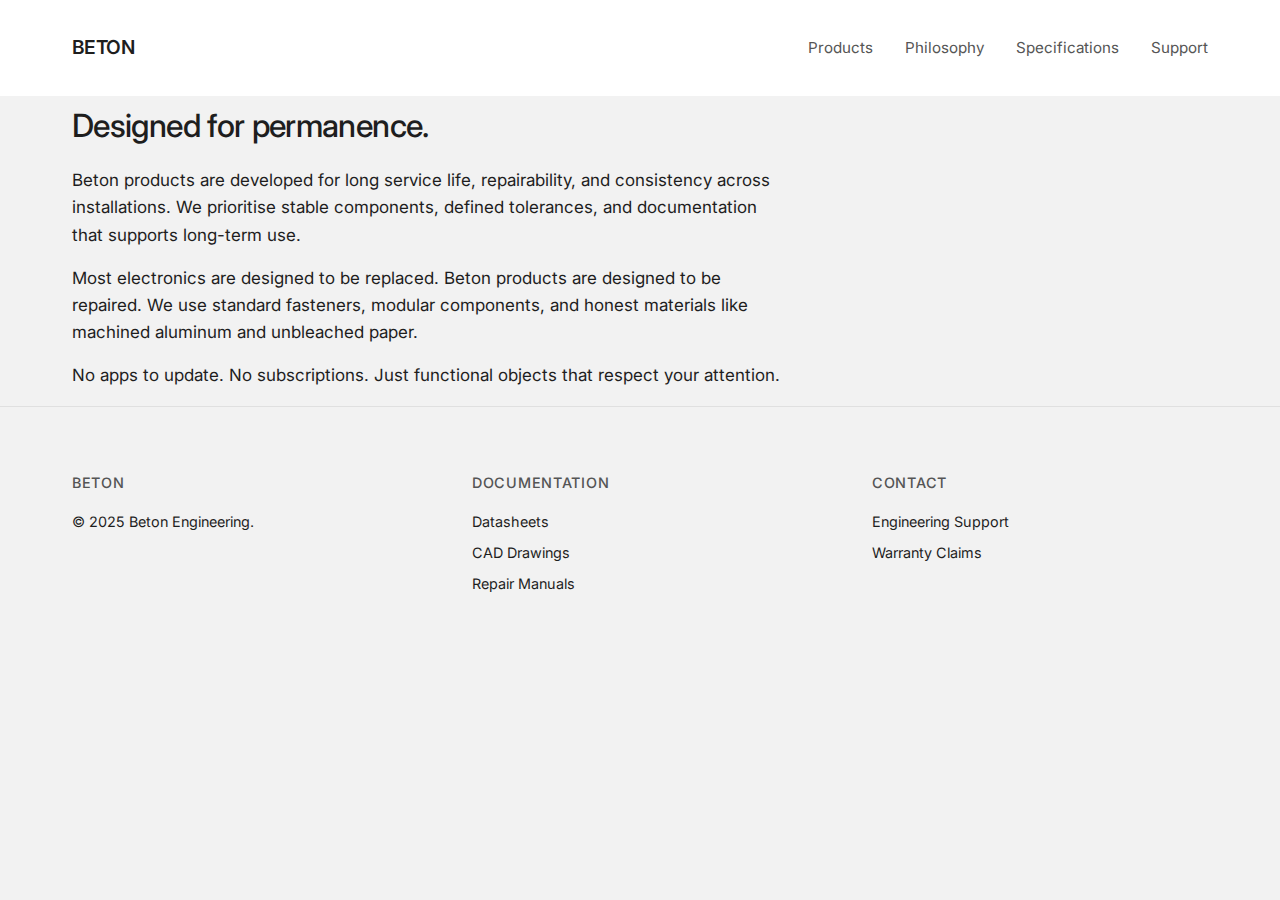
<file: philosophy.html>
<!DOCTYPE html>
<html lang="en">
<head>
    <meta charset="UTF-8">
    <meta name="viewport" content="width=device-width, initial-scale=1.0">
    <title>Philosophy | Beton</title>
    <meta name="description" content="Beton products are developed for long service life, repairability, and consistency.">
    
    <!-- Fonts: Inter -->
    <link rel="preconnect" href="https://fonts.googleapis.com">
    <link rel="preconnect" href="https://fonts.gstatic.com" crossorigin>
    <link href="https://fonts.googleapis.com/css2?family=Inter:wght@300;400;500;600&display=swap" rel="stylesheet">
    
    <!-- Styles -->
    <link rel="stylesheet" href="assets/css/style.css">
</head>
<body>

    <!-- Navigation -->
    <header class="site-header">
        <div class="container">
            <a href="index.html" class="brand-logo">BETON</a>
            <nav class="site-nav">
                <ul>
                    <li><a href="products.html">Products</a></li>
                    <li><a href="philosophy.html">Philosophy</a></li>
                    <li><a href="specifications.html">Specifications</a></li>
                    <li><a href="support.html">Support</a></li>
                </ul>
            </nav>
        </div>
    </header>

    <!-- Philosophy -->
    <section class="section-philosophy">
        <div class="container">
            <div class="content-block">
                <h2>Designed for permanence.</h2>
                <p>Beton products are developed for long service life, repairability, and consistency across installations. We prioritise stable components, defined tolerances, and documentation that supports long-term use.</p>
                <p>Most electronics are designed to be replaced. Beton products are designed to be repaired. We use standard fasteners, modular components, and honest materials like machined aluminum and unbleached paper.</p>
                <p>No apps to update. No subscriptions. Just functional objects that respect your attention.</p>
            </div>
        </div>
    </section>

    <!-- Footer -->
    <footer class="site-footer">
        <div class="container">
            <div class="footer-col">
                <h3>BETON</h3>
                <p class="copyright">&copy; 2025 Beton Engineering.</p>
            </div>
            <div class="footer-col">
                <h4>Documentation</h4>
                <ul>
                    <li><a href="#">Datasheets</a></li>
                    <li><a href="#">CAD Drawings</a></li>
                    <li><a href="#">Repair Manuals</a></li>
                </ul>
            </div>
            <div class="footer-col">
                <h4>Contact</h4>
                <ul>
                    <li><a href="#">Engineering Support</a></li>
                    <li><a href="#">Warranty Claims</a></li>
                </ul>
            </div>
        </div>
    </footer>

</body>
</html>
</file>
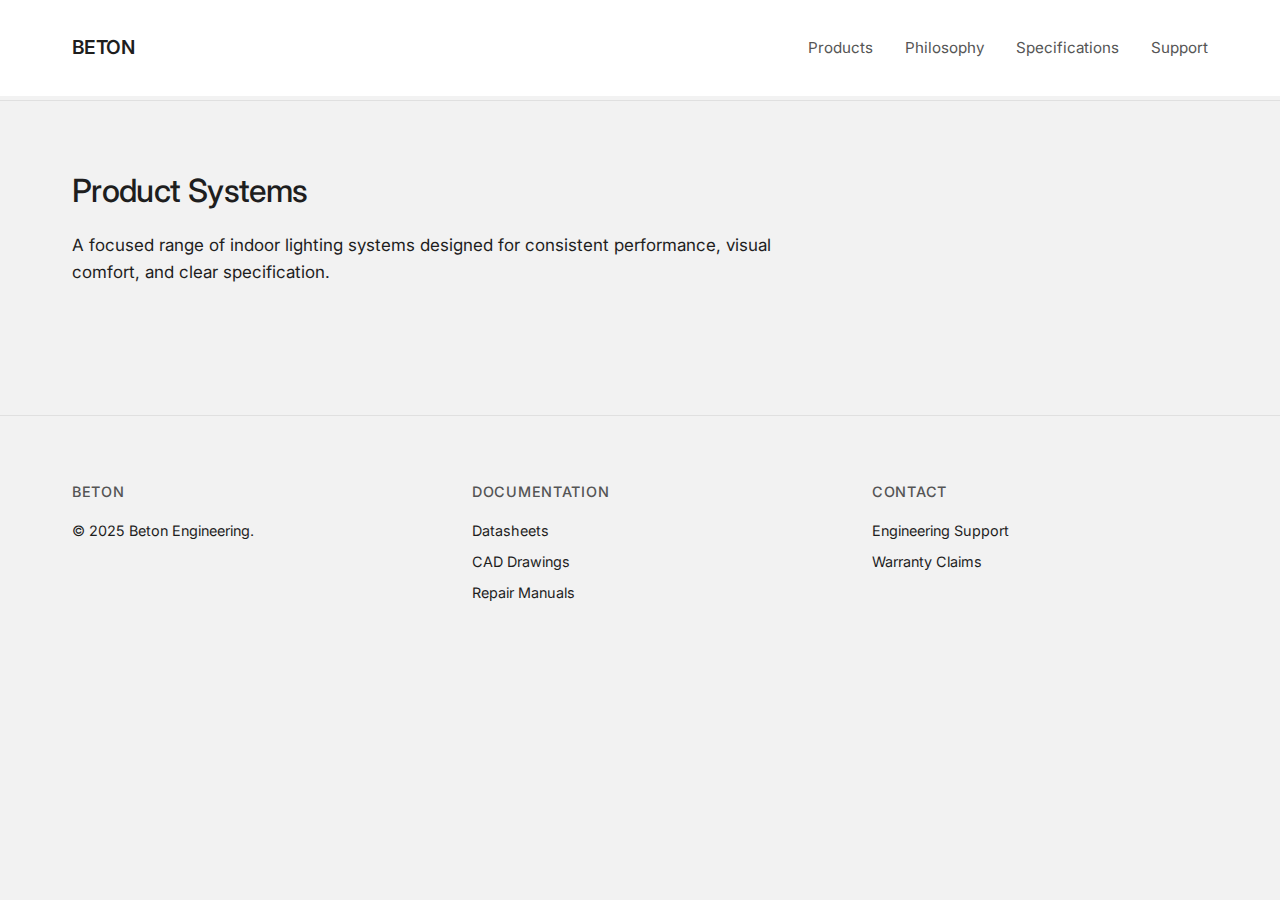
<file: products.html>
<!DOCTYPE html>
<html lang="en">
<head>
    <meta charset="UTF-8">
    <meta name="viewport" content="width=device-width, initial-scale=1.0">
    <title>Products | Beton</title>
    <meta name="description" content="Indoor lighting systems designed for consistent performance and visual comfort.">
    
    <!-- Fonts: Inter -->
    <link rel="preconnect" href="https://fonts.googleapis.com">
    <link rel="preconnect" href="https://fonts.gstatic.com" crossorigin>
    <link href="https://fonts.googleapis.com/css2?family=Inter:wght@300;400;500;600&display=swap" rel="stylesheet">
    
    <!-- Styles -->
    <link rel="stylesheet" href="assets/css/style.css">
</head>
<body>

    <!-- Navigation -->
    <header class="site-header">
        <div class="container">
            <a href="index.html" class="brand-logo">BETON</a>
            <nav class="site-nav">
                <ul>
                    <li><a href="products.html">Products</a></li>
                    <li><a href="philosophy.html">Philosophy</a></li>
                    <li><a href="specifications.html">Specifications</a></li>
                    <li><a href="support.html">Support</a></li>
                </ul>
            </nav>
        </div>
    </header>

    <!-- Product Grid (Data Driven) -->
    <section id="products" class="section-products">
        <div class="container">
            <div class="section-header">
                <h2>Product Systems</h2>
                <p>A focused range of indoor lighting systems designed for consistent performance, visual comfort, and clear specification.</p>
            </div>
            <div id="product-grid" class="product-grid">
                <!-- Products injected via JS -->
            </div>
        </div>
    </section>

    <!-- Footer -->
    <footer class="site-footer">
        <div class="container">
            <div class="footer-col">
                <h3>BETON</h3>
                <p class="copyright">&copy; 2025 Beton Engineering.</p>
            </div>
            <div class="footer-col">
                <h4>Documentation</h4>
                <ul>
                    <li><a href="#">Datasheets</a></li>
                    <li><a href="#">CAD Drawings</a></li>
                    <li><a href="#">Repair Manuals</a></li>
                </ul>
            </div>
            <div class="footer-col">
                <h4>Contact</h4>
                <ul>
                    <li><a href="#">Engineering Support</a></li>
                    <li><a href="#">Warranty Claims</a></li>
                </ul>
            </div>
        </div>
    </footer>

    <!-- Scripts -->
    <script type="module" src="assets/js/main.js"></script>
</body>
</html>
</file>
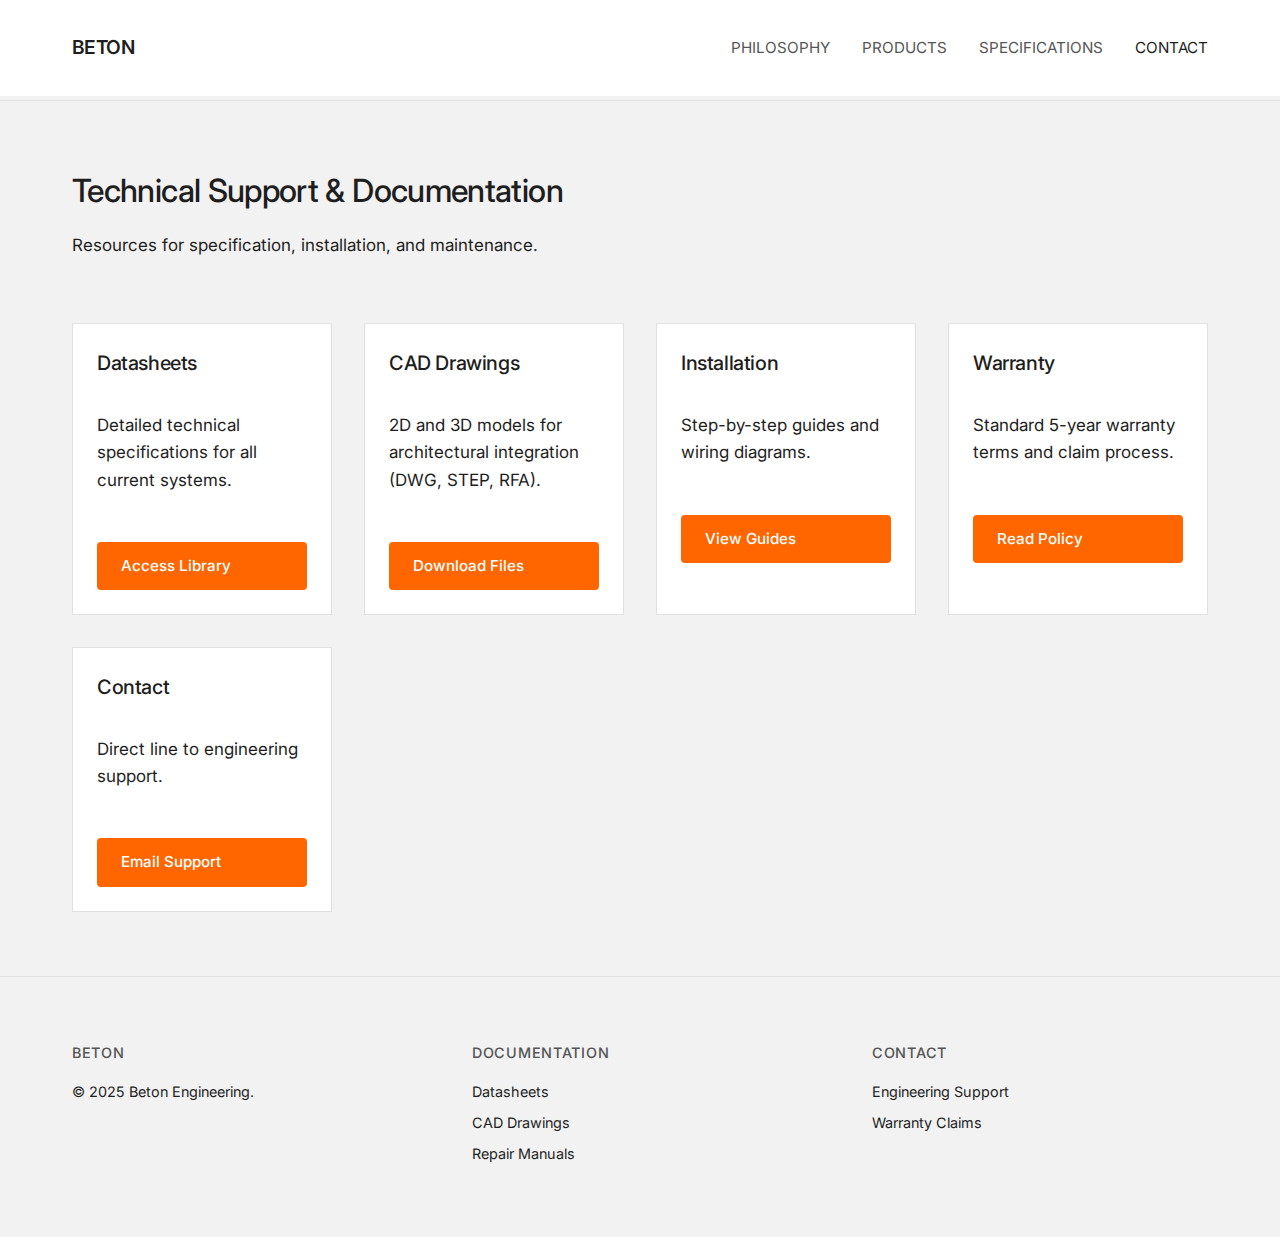
<file: support.html>
<!DOCTYPE html>
<html lang="en">
<head>
    <meta charset="UTF-8">
    <meta name="viewport" content="width=device-width, initial-scale=1.0">
    <title>Support | Beton</title>
    <meta name="description" content="Technical support, documentation, and warranty information for Beton products.">
    
    <!-- Fonts: Inter -->
    <link rel="preconnect" href="https://fonts.googleapis.com">
    <link rel="preconnect" href="https://fonts.gstatic.com" crossorigin>
    <link href="https://fonts.googleapis.com/css2?family=Inter:wght@300;400;500;600&display=swap" rel="stylesheet">
    
    <!-- Styles -->
    <link rel="stylesheet" href="assets/css/style.css">
</head>
<body>

    <!-- Navigation -->
    <header class="site-header">
        <div class="container">
            <a href="index.html" class="brand-logo" id="logo">BETON</a>
            
            <button class="nav-toggle" aria-label="Toggle navigation" aria-expanded="false">
                <span></span>
                <span></span>
                <span></span>
            </button>
            
            <nav class="main-nav">
                <ul>
                    <li><a href="index.html" id="philosophy-link">PHILOSOPHY</a></li>
                    <li><a href="products.html" id="products-link">PRODUCTS</a></li>
                    <li><a href="specifications.html">SPECIFICATIONS</a></li>
                    <li><a href="support.html" class="active">CONTACT</a></li>
                </ul>
            </nav>
        </div>
    </header>

    <!-- Support -->
    <section class="section-products">
        <div class="container">
            <div class="section-header">
                <h2>Technical Support & Documentation</h2>
                <p>Resources for specification, installation, and maintenance.</p>
            </div>
            
            <div style="display: grid; grid-template-columns: repeat(auto-fit, minmax(250px, 1fr)); gap: 32px;">
                <div class="product-card" style="padding: 24px; background: #fff; border: 1px solid #E0E0E0;">
                    <h3>Datasheets</h3>
                    <p>Detailed technical specifications for all current systems.</p>
                    <a href="#" class="btn btn-primary" style="margin-top: 16px;">Access Library</a>
                </div>
                
                <div class="product-card" style="padding: 24px; background: #fff; border: 1px solid #E0E0E0;">
                    <h3>CAD Drawings</h3>
                    <p>2D and 3D models for architectural integration (DWG, STEP, RFA).</p>
                    <a href="#" class="btn btn-primary" style="margin-top: 16px;">Download Files</a>
                </div>

                <div class="product-card" style="padding: 24px; background: #fff; border: 1px solid #E0E0E0;">
                    <h3>Installation</h3>
                    <p>Step-by-step guides and wiring diagrams.</p>
                    <a href="#" class="btn btn-primary" style="margin-top: 16px;">View Guides</a>
                </div>

                <div class="product-card" style="padding: 24px; background: #fff; border: 1px solid #E0E0E0;">
                    <h3>Warranty</h3>
                    <p>Standard 5-year warranty terms and claim process.</p>
                    <a href="#" class="btn btn-primary" style="margin-top: 16px;">Read Policy</a>
                </div>
                
                 <div class="product-card" style="padding: 24px; background: #fff; border: 1px solid #E0E0E0;">
                    <h3>Contact</h3>
                    <p>Direct line to engineering support.</p>
                    <a href="#" class="btn btn-primary" style="margin-top: 16px;">Email Support</a>
                </div>
            </div>
        </div>
    </section>

    <!-- Footer -->
    <footer class="site-footer">
        <div class="container">
            <div class="footer-col">
                <h3>BETON</h3>
                <p class="copyright">&copy; 2025 Beton Engineering.</p>
            </div>
            <div class="footer-col">
                <h4>Documentation</h4>
                <ul>
                    <li><a href="#">Datasheets</a></li>
                    <li><a href="#">CAD Drawings</a></li>
                    <li><a href="#">Repair Manuals</a></li>
                </ul>
            </div>
            <div class="footer-col">
                <h4>Contact</h4>
                <ul>
                    <li><a href="#">Engineering Support</a></li>
                    <li><a href="#">Warranty Claims</a></li>
                </ul>
            </div>
        </div>
    </footer>

</body>
</html>
</file>
<file: assets/css/style.css>
/* Beton Design System */

:root {
    /* Color System */
    --bg-primary: #F7F7F5;
    --text-primary: #1E1E1E;
    --text-secondary: #555555;
    --brand-blue: #004488;
    --accent-orange: #FF6600;
    --border-color: #E0E0E0;
    
    /* Typography */
    --font-family: 'Inter', sans-serif;
    --body-size: 17px;
    --line-height: 1.6;
    
    /* Spacing */
    --spacing-sm: 16px;
    --spacing-md: 32px;
    --spacing-lg: 64px;
    --spacing-xl: 120px;
}

/* Reset & Base */
* {
    box-sizing: border-box;
    margin: 0;
    padding: 0;
}

body {
    background-color: #F2F2F2; /* Premium Light Concrete Grey */
    color: var(--text-primary);
    font-family: var(--font-family);
    font-size: var(--body-size);
    line-height: var(--line-height);
    -webkit-font-smoothing: antialiased;
    padding-top: 100px; /* Prevent content from hiding behind fixed header */
}

a {
    text-decoration: none;
    color: inherit;
    transition: opacity 0.2s ease;
}

a:hover {
    opacity: 0.7;
}

ul {
    list-style: none;
}

/* Layout Utilities */
.container {
    max-width: 1200px;
    margin: 0 auto;
    padding: 0 var(--spacing-md);
}

/* Typography Utilities */
h1, h2, h3, h4 {
    font-weight: 500;
    letter-spacing: -0.02em;
    margin-bottom: var(--spacing-sm);
}

h1 {
    font-size: 3.5rem;
    line-height: 1.1;
}

h2 {
    font-size: 2rem;
}

p {
    margin-bottom: var(--spacing-sm);
    max-width: 65ch;
}

.overline {
    text-transform: uppercase;
    font-size: 0.85rem;
    letter-spacing: 0.05em;
    color: var(--text-secondary);
    display: block;
    margin-bottom: var(--spacing-sm);
}

/* Buttons */
.btn {
    display: inline-block;
    padding: 12px 24px;
    font-size: 0.95rem;
    font-weight: 500;
    border-radius: 4px;
    cursor: pointer;
}

.btn-primary {
    background-color: var(--accent-orange);
    color: white;
}

.btn-primary:hover {
    background-color: #e55b00;
    opacity: 1;
}

/* Header */
.site-header {
    padding: var(--spacing-md) 0;
    border-bottom: 1px solid transparent; /* Placeholder for scroll state */
    position: fixed; /* Fixed to top of screen */
    top: 0;
    left: 0;
    width: 100%;
    z-index: 1000; /* High z-index to float above all content */
    background-color: #FFFFFF; /* White card effect against grey background */
}

.site-header .container {
    display: flex;
    justify-content: space-between;
    align-items: center;
    position: relative;
}

.brand-logo {
    font-weight: 600;
    font-size: 1.2rem;
    letter-spacing: -0.03em;
    display: flex;
    align-items: center;
    text-decoration: none;
}

.brand-logo .logo-img {
    height: 75px;
    width: auto;
    object-fit: contain;
    display: block;
}

.site-nav ul {
    display: flex;
    gap: var(--spacing-md);
}

.site-nav a {
    font-size: 0.95rem;
    color: var(--text-secondary);
}

.site-nav a:hover {
    color: var(--brand-blue);
}

/* Hero */
.hero {
    padding: var(--spacing-xl) 0;
}

.hero-sub {
    font-size: 1.25rem;
    color: var(--text-secondary);
    margin-bottom: var(--spacing-md);
    max-width: 50ch;
}

/* Product Grid */
.section-products {
    padding: var(--spacing-lg) 0;
    border-top: 1px solid var(--border-color);
}

.section-header {
    margin-bottom: var(--spacing-lg);
}

.product-grid {
    display: grid;
    grid-template-columns: repeat(auto-fit, minmax(350px, 1fr));
    gap: var(--spacing-lg);
}

.product-card {
    display: flex;
    flex-direction: column;
    gap: var(--spacing-sm);
}

.product-image {
    width: 100%;
    aspect-ratio: 4/3;
    background-color: #EAEAEA; /* Placeholder */
    border-radius: 2px;
    object-fit: cover;
    margin-bottom: var(--spacing-sm);
}

.product-meta {
    display: flex;
    justify-content: space-between;
    align-items: baseline;
}

.product-name {
    font-size: 1.25rem;
    font-weight: 500;
}

.product-positioning {
    color: var(--text-secondary);
    font-size: 0.95rem;
}

.product-features {
    margin-top: var(--spacing-sm);
    font-size: 0.9rem;
    color: var(--text-secondary);
}

.product-features li {
    margin-bottom: 4px;
    padding-left: 12px;
    position: relative;
}

.product-features li::before {
    content: "•";
    position: absolute;
    left: 0;
    color: var(--text-secondary);
}

/* Hero Section */
.hero-section {
    height: 100vh;
    display: flex;
    align-items: center;
    justify-content: center;
    position: relative;
    background-image: url('../../home.png');
    background-size: cover;
    background-position: center;
    background-repeat: no-repeat;
    background-attachment: fixed;
}

.hero-section::before {
    content: '';
    position: absolute;
    top: 0;
    left: 0;
    width: 100%;
    height: 100%;
    background-color: rgba(0, 0, 0, 0.35);
    z-index: 1;
}

.hero-content {
    text-align: center;
    position: relative;
    width: 100%;
    z-index: 2;
}

.hero-text {
    font-size: clamp(3rem, 8vw, 6rem);
    line-height: 1.1;
    color: #FFFFFF;
    font-weight: 300;
    letter-spacing: -0.03em;
    margin-bottom: 0;
    text-shadow: 0 2px 4px rgba(0,0,0,0.1);
}

.scroll-indicator {
    position: absolute;
    bottom: 40px;
    right: 40px;
    color: #FFFFFF;
    animation: bounce 2s infinite;
    cursor: pointer;
    z-index: 2;
    transition: opacity 0.3s ease;
}

@keyframes bounce {
    0%, 20%, 50%, 80%, 100% {
        transform: translateY(0);
    }
    40% {
        transform: translateY(-10px);
    }
    60% {
        transform: translateY(-5px);
    }
}

/* About Section */
.about-section {
    padding: var(--spacing-xl) 0;
    background-color: var(--bg-primary);
}

.about-content {
    max-width: 800px;
    margin: 0 auto;
}

.about-content p {
    font-size: clamp(1rem, 1.5vw, 1.125rem);
    line-height: 1.8;
    color: #555555;
    margin-bottom: 24px;
    text-align: left;
}

.about-content p:last-of-type {
    margin-bottom: 48px;
}

.action-buttons {
    display: flex;
    gap: 24px;
    justify-content: center;
    flex-wrap: wrap;
}

.action-btn {
    display: inline-block;
    padding: 16px 40px;
    font-size: 0.95rem;
    font-weight: 500;
    color: #1E1E1E;
    border: 1px solid #1E1E1E;
    text-decoration: none;
    transition: all 0.3s ease;
    letter-spacing: 0.02em;
    background: transparent;
}

.action-btn:hover {
    background: #1E1E1E;
    color: #FFFFFF;
    opacity: 1;
}

/* Navigation Styles */
.main-nav {
    display: flex;
}

.main-nav ul {
    display: flex;
    gap: 32px;
    list-style: none;
}

.main-nav a {
    font-size: 0.95rem;
    color: #555555;
    text-decoration: none;
    transition: color 0.2s ease;
}

.main-nav a:hover,
.main-nav a.active {
    color: #1E1E1E;
}

.nav-toggle {
    display: none;
    flex-direction: column;
    gap: 4px;
    background: none;
    border: none;
    cursor: pointer;
    padding: 8px;
}

.nav-toggle span {
    width: 24px;
    height: 2px;
    background: #1E1E1E;
    transition: all 0.3s ease;
}

@media (max-width: 768px) {
    .nav-toggle {
        display: flex;
    }
    
    .main-nav {
        position: absolute;
        top: 100%;
        left: 0;
        width: 100%;
        background: #FFFFFF;
        border-top: 1px solid #E0E0E0;
        max-height: 0;
        overflow: hidden;
        transition: max-height 0.3s ease;
    }
    
    .main-nav.active {
        max-height: 500px;
    }
    
    .main-nav ul {
        flex-direction: column;
        padding: 24px;
        gap: 16px;
    }
}

/* Specifications Grid */
.spec-grid {
    display: flex;
    flex-direction: column;
    gap: 56px;
    margin-top: 64px;
    margin-bottom: 120px;
}

.spec-item {
    display: grid;
    grid-template-columns: minmax(0, 1fr) minmax(260px, 360px);
    gap: 40px;
    align-items: center;
}

.spec-item.no-image {
    grid-template-columns: 1fr;
}

.spec-item h3 {
    font-size: 1.1rem;
    font-weight: 500;
    margin-bottom: 8px;
    color: var(--text-primary);
}

.spec-item p {
    font-size: 0.95rem;
    color: var(--text-secondary);
    line-height: 1.5;
    max-width: 55ch;
    margin-bottom: 0;
}

.spec-text {
    min-width: 0;
}

.spec-item.no-image .spec-item p,
.spec-item.no-image p {
    max-width: 65ch;
}

.spec-media {
    width: 100%;
    max-width: 360px;
    justify-self: end;
}

.spec-diagram {
    width: 100%;
    height: auto;
    display: block;
    border: 1px solid #E0E0E0;
    background: #FFFFFF;
    object-fit: contain;
}

@media (max-width: 900px) {
    .spec-item {
        grid-template-columns: 1fr;
        gap: 20px;
    }

    .spec-media {
        justify-self: start;
        max-width: 520px;
    }
}

/* Toast Notification (Contact Form) */
.toast-notification {
    position: fixed;
    right: 24px;
    bottom: 24px;
    z-index: 3000;
    opacity: 0;
    transform: translateY(8px);
    pointer-events: none;
    transition: opacity 0.2s ease, transform 0.2s ease;
}

.toast-notification.is-visible {
    opacity: 1;
    transform: translateY(0);
    pointer-events: auto;
}

.toast-notification__content {
    display: flex;
    align-items: center;
    gap: 14px;
    background: #111111;
    color: #FFFFFF;
    border: 1px solid rgba(255, 255, 255, 0.12);
    padding: 12px 14px;
    border-radius: 6px;
    max-width: min(420px, calc(100vw - 48px));
    box-shadow: 0 10px 30px rgba(0, 0, 0, 0.25);
    font-size: 0.95rem;
    line-height: 1.35;
}

.toast-notification__close {
    margin-left: auto;
    border: none;
    background: transparent;
    color: #FFFFFF;
    cursor: pointer;
    width: 28px;
    height: 28px;
    line-height: 1;
    font-size: 20px;
    display: inline-flex;
    align-items: center;
    justify-content: center;
    opacity: 0.8;
    transition: opacity 0.15s ease;
}

.toast-notification__close:hover {
    opacity: 1;
}

/* Footer */
.site-footer {
    padding: var(--spacing-lg) 0;
    border-top: 1px solid var(--border-color);
    font-size: 0.9rem;
}

/* Homepage Specific Styles */
.home-page .site-header {
    position: absolute;
    top: 0;
    left: 0;
    width: 100%;
    z-index: 10;
    background: transparent;
    border-bottom: none;
}

.home-page .site-header .brand-logo,
.home-page .site-header .site-nav a {
    color: #FFFFFF;
    opacity: 0.9;
}

.home-page .site-header .site-nav a:hover {
    opacity: 1;
    color: #FFFFFF;
}

.home-page .hero {
    min-height: 100vh;
    display: flex;
    align-items: center;
    background-image: url('../images/home.png');
    background-size: cover;
    background-position: center;
    background-repeat: no-repeat;
    position: relative;
    padding: 0;
    margin: 0;
}

.home-page .hero::before {
    content: '';
    position: absolute;
    top: 0;
    left: 0;
    width: 100%;
    height: 100%;
    background-color: rgba(0, 0, 0, 0.35); /* 35% opacity overlay */
    z-index: 1;
}

.home-page .hero .container {
    position: relative;
    z-index: 2;
    width: 100%;
}

.home-page .hero h1 {
    color: #FFFFFF;
    text-shadow: 0 2px 4px rgba(0,0,0,0.1);
}

.home-page .hero .overline {
    color: #E0E0E0;
}

.home-page .hero-sub {
    color: #F0F0F0;
    text-shadow: 0 1px 2px rgba(0,0,0,0.1);
}

.home-page .site-footer {
    border-top: none;
    background-color: var(--bg-primary); /* Keep footer distinct */
}

.site-footer .container {
    display: grid;
    grid-template-columns: 1fr 1fr 1fr;
    gap: var(--spacing-lg);
}

.site-footer h3, .site-footer h4 {
    font-size: 0.9rem;
    text-transform: uppercase;
    letter-spacing: 0.05em;
    color: var(--text-secondary);
    margin-bottom: var(--spacing-sm);
}

.site-footer ul li {
    margin-bottom: 8px;
}

/* HOME PAGE SPECIFIC STYLES */
body.home-page {
    background-image: url('../../home.png');
    background-attachment: fixed; /* Keeps image still while scrolling */
    background-size: cover;
    background-position: center;
    background-color: #1a1a1a; /* Fallback color */
    color: #ffffff; /* Make all text white for readability */
    padding-top: 0; /* No padding needed - content should be behind transparent header */
}

/* Make containers transparent on Home Page so we see the image */
body.home-page header,
body.home-page nav,
body.home-page section,
body.home-page .hero,
body.home-page .hero-section,
body.home-page .about-section, 
body.home-page footer {
    background-color: transparent !important;
    background: transparent !important;
}

/* Remove hero section background image and overlay on home page */
body.home-page .hero-section {
    background-image: none !important;
}

body.home-page .hero-section::before {
    display: none !important;
}

/* Fix Logo Background on Home Page */
body.home-page .logo-container,
body.home-page img.logo {
    background-color: transparent !important;
}

/* Ensure links are white on Home Page */
body.home-page a, 
body.home-page h1, 
body.home-page h2, 
body.home-page h3,
body.home-page p {
    color: #ffffff;
}

/* Dark overlay container for about section on home page */
body.home-page .about-content {
    background-color: rgba(136, 136, 136, 0.4); /* 60% opaque black overlay */
    padding: 40px;
    border-radius: 4px;
    max-width: 800px; /* Already set, but ensuring it's there */
    margin: 0 auto; /* Already set, but ensuring it's there */
    /* Initial state for scroll animation */
    opacity: 0;
    transform: translateY(30px);
    /* Smooth transitions for both fade and slide */
    transition: opacity 0.8s ease, transform 0.8s ease;
}

/* Visible state when scrolled into view */
body.home-page .about-content.visible {
    opacity: 1;
    transform: translateY(0);
}

/* Ensure about section text is white for readability */
body.home-page .about-content p {
    color: #ffffff;
    text-shadow: 0 2px 10px rgba(0, 0, 0, 0.8);
    font-weight: 400;
}

/* Ensure headings in about section are white */
body.home-page .about-content h2,
body.home-page .about-content h3 {
    color: #ffffff;
}

/* Ensure action buttons are visible on home page with subtle shadow */
body.home-page .action-btn {
    color: #ffffff;
    border-color: #ffffff;
    box-shadow: 0 2px 8px rgba(0, 0, 0, 0.3);
    transition: all 0.3s ease;
}

body.home-page .action-btn:hover {
    background: #ffffff;
    color: #1a1a1a;
    box-shadow: 0 4px 12px rgba(0, 0, 0, 0.4);
}

/* ============================================
   MOBILE RESPONSIVE FIXES (max-width: 768px)
   ============================================ */
@media (max-width: 768px) {
    /* 1. Product Grid - Single Column Stack */
    .technical-grid,
    .product-grid {
        grid-template-columns: 1fr !important;
        gap: 20px;
    }
    
    .technical-item,
    .product-card {
        width: 100%;
    }
    
    /* 2. Fluid Typography - Prevent Overflow */
    h1 {
        font-size: clamp(2rem, 5vw, 4rem) !important;
        line-height: 1.2;
    }
    
    h2 {
        font-size: clamp(1.5rem, 4vw, 2.5rem) !important;
    }
    
    h3 {
        font-size: clamp(1.25rem, 3vw, 1.75rem) !important;
    }
    
    .hero-text {
        font-size: clamp(2rem, 5vw, 4rem) !important;
        padding: 0 20px;
    }
    
    body,
    p {
        font-size: 16px;
        line-height: 1.6;
    }
    
    /* 3. Hero Section - Fix Background Attachment on Mobile */
    .hero-section {
        background-attachment: scroll !important; /* Fixes jitter on iOS */
        background-size: cover;
        background-position: center;
    }
    
    body.home-page {
        background-attachment: scroll !important; /* Fixes jitter on iOS */
    }
    
    /* 4. Spacing & Padding - Reduce for Mobile */
    body {
        padding-top: 80px; /* Reduced from 100px */
    }
    
    .container {
        padding: 0 20px !important; /* Reduced from 32px */
    }
    
    .about-section,
    .products-section,
    .section-products,
    .contact-section {
        padding: 40px 0 !important; /* Reduced from 120px */
    }
    
    body.home-page .about-content {
        padding: 30px 20px !important; /* Reduced from 40px */
    }
    
    /* 5. Navigation Bar - Prevent Overlap */
    .site-header .container {
        flex-wrap: wrap;
        gap: 12px;
    }
    
    .main-nav a,
    .site-nav a {
        font-size: 0.85rem; /* Reduced from 0.95rem */
        padding: 4px 8px;
    }
    
    .main-nav ul {
        gap: 16px; /* Reduced from 32px */
    }
    
    /* Allow horizontal scroll if needed for very small screens */
    .main-nav {
        overflow-x: auto;
        -webkit-overflow-scrolling: touch;
    }
    
    .main-nav ul {
        min-width: max-content;
    }
    
    /* 6. Touch Targets - Minimum 44px Height */
    .action-btn,
    .btn,
    .color-btn,
    .submit-btn {
        min-height: 44px;
        padding: 12px 24px;
    }
    
    .technical-item {
        min-height: 44px;
    }
    
    /* Additional Mobile Optimizations */
    .scroll-indicator {
        bottom: 30px;
        right: 30px;
        width: 32px;
        height: 32px;
    }
    
    /* Prevent horizontal scroll */
    body {
        overflow-x: hidden;
        width: 100%;
    }
    
    /* Modal adjustments for mobile */
    .expanded-content {
        width: 95% !important;
        padding: 24px !important;
        gap: 24px !important;
    }
    
    /* About section text adjustments */
    body.home-page .about-content p {
        font-size: 15px;
        line-height: 1.7;
    }
}
</file>
